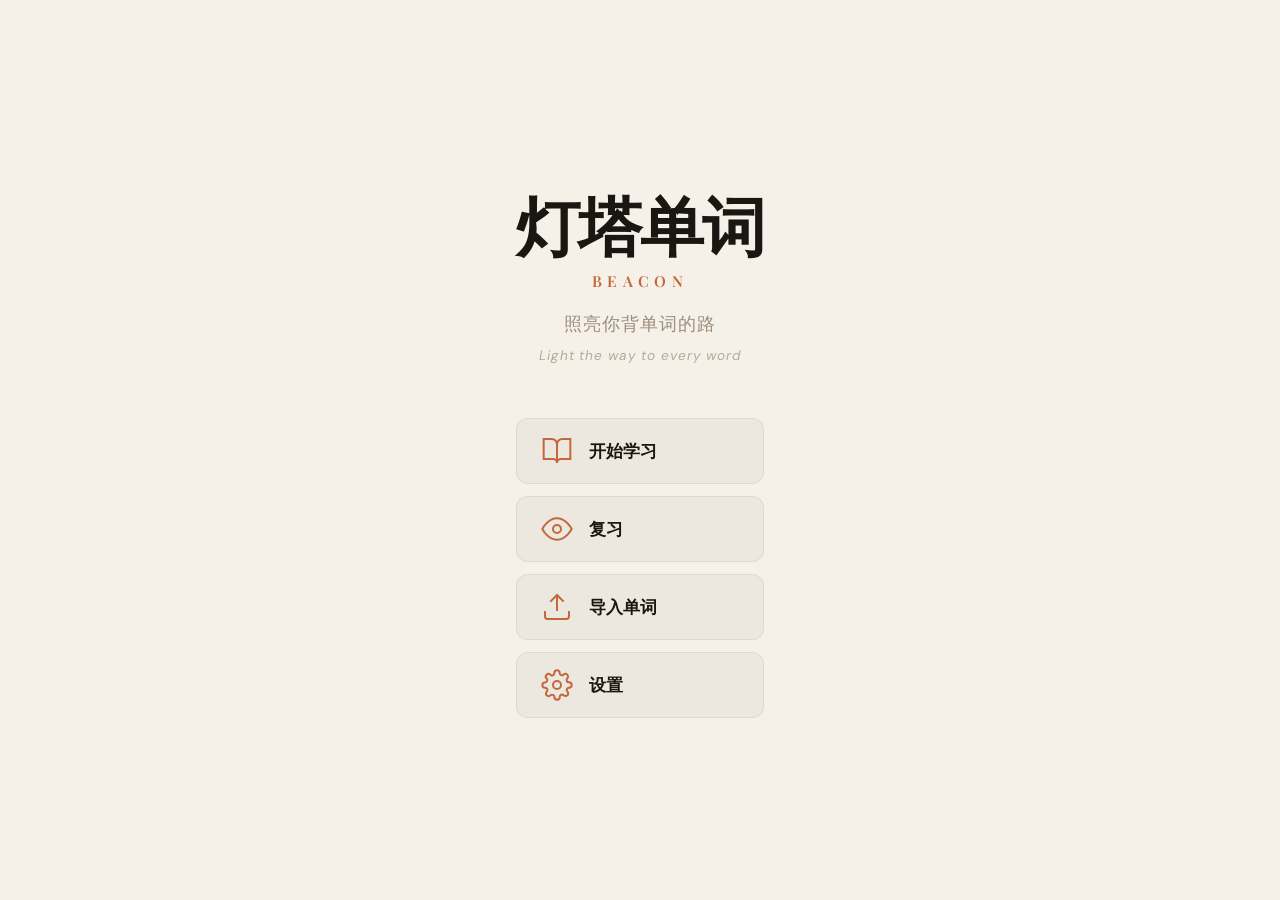
<file: index.html>
<!DOCTYPE html>
<html lang="zh-CN">
<head>
  <meta charset="UTF-8">
  <meta name="viewport" content="width=device-width, initial-scale=1.0">
  <title>灯塔单词 · Beacon</title>
  <meta http-equiv="refresh" content="0; url=./vocab-app/index.html">
  <link rel="canonical" href="./vocab-app/index.html">
  <script>location.replace('./vocab-app/index.html');</script>
</head>
<body>
  <p>正在进入 <a href="./vocab-app/index.html">灯塔单词</a>…</p>
</body>
</html>
</file>
<file: vocab-app/css/base.css>
/* ===== CSS Reset & Variables ===== */

:root {
  /* Anthropic-inspired warm editorial palette */
  --background: #F5F0E8;
  --surface: #EDE8DF;
  --surface-raised: #E5DFD4;
  --surface-overlay: #DDD6C8;
  --border: rgba(120, 100, 75, 0.12);
  --border-strong: rgba(120, 100, 75, 0.22);
  --border-hover: rgba(120, 100, 75, 0.35);

  --text-primary: #1A1612;
  --text-secondary: #6B5F4E;
  --text-tertiary: #9C8E7A;

  --accent: #C4673A;
  --accent-hover: #D4733F;
  --accent-muted: rgba(196, 103, 58, 0.1);
  --accent-secondary: #7B8F6B;

  --danger: #C44B3A;
  --danger-muted: rgba(196, 75, 58, 0.1);
  --success: #5B8C5A;
  --warning: #B8963A;

  --font-heading: 'Playfair Display', 'Georgia', serif;
  --font-body: 'DM Sans', system-ui, -apple-system, sans-serif;
  --font-phonetic: 'Segoe UI', 'Arial Unicode MS', 'Lucida Sans Unicode', 'Noto Sans', sans-serif;

  --radius-sm: 4px;
  --radius-md: 8px;
  --radius-lg: 12px;
  --radius-xl: 16px;

  --shadow-sm: 0 1px 2px rgba(26, 22, 18, 0.06);
  --shadow-md: 0 4px 12px rgba(26, 22, 18, 0.08);
  --shadow-lg: 0 8px 24px rgba(26, 22, 18, 0.12);

  --nav-height: 56px;
}

/* ===== Theme: 科幻科技感 (dark + neon) ===== */
[data-theme="scifi"] {
  --background: #0A0F1A;
  --surface: #121A2B;
  --surface-raised: #1A2438;
  --surface-overlay: #243047;
  --border: rgba(120, 170, 255, 0.14);
  --border-strong: rgba(120, 170, 255, 0.28);
  --border-hover: rgba(120, 170, 255, 0.48);

  --text-primary: #E6F0FF;
  --text-secondary: #9FB3D1;
  --text-tertiary: #6B80A3;

  --accent: #38BDF8;
  --accent-hover: #5CCBFA;
  --accent-muted: rgba(56, 189, 248, 0.14);
  --accent-secondary: #A78BFA;

  --danger: #F87171;
  --danger-muted: rgba(248, 113, 113, 0.16);
  --success: #34D399;
  --warning: #FBBF24;

  --font-heading: 'DM Sans', system-ui, sans-serif;

  --shadow-sm: 0 1px 2px rgba(0, 0, 0, 0.5);
  --shadow-md: 0 0 14px rgba(56, 189, 248, 0.20);
  --shadow-lg: 0 0 28px rgba(56, 189, 248, 0.28);
}

/* ===== Theme: 小清新 (light + mint) ===== */
[data-theme="fresh"] {
  --background: #F2F8F4;
  --surface: #FFFFFF;
  --surface-raised: #EAF3EE;
  --surface-overlay: #DCEBE2;
  --border: rgba(60, 130, 100, 0.14);
  --border-strong: rgba(60, 130, 100, 0.24);
  --border-hover: rgba(60, 130, 100, 0.42);

  --text-primary: #1C2B24;
  --text-secondary: #4F6B5D;
  --text-tertiary: #8AA295;

  --accent: #2BB673;
  --accent-hover: #34C97F;
  --accent-muted: rgba(43, 182, 115, 0.12);
  --accent-secondary: #3AA0C4;

  --danger: #E0594A;
  --danger-muted: rgba(224, 89, 74, 0.1);
  --success: #2BB673;
  --warning: #D6A52E;

  --shadow-sm: 0 1px 2px rgba(40, 80, 60, 0.06);
  --shadow-md: 0 4px 12px rgba(40, 80, 60, 0.1);
  --shadow-lg: 0 8px 24px rgba(40, 80, 60, 0.14);
}

/* ===== Reset ===== */
*, *::before, *::after {
  margin: 0;
  padding: 0;
  box-sizing: border-box;
}

html, body {
  height: 100%;
  overflow: hidden;
}

body {
  font-family: var(--font-body);
  font-size: 16px;
  line-height: 1.65;
  color: var(--text-primary);
  background: var(--background);
  -webkit-font-smoothing: antialiased;
  -moz-osx-font-smoothing: grayscale;
}

h1, h2, h3, h4 {
  font-family: var(--font-heading);
  letter-spacing: -0.02em;
  line-height: 1.3;
  color: var(--text-primary);
}

a {
  color: var(--accent);
  text-decoration: none;
}

a:hover {
  color: var(--accent-hover);
}

img {
  max-width: 100%;
}

/* ===== Utility Classes ===== */
.hidden {
  display: none !important;
}

/* ===== Scrollbar ===== */
::-webkit-scrollbar {
  width: 6px;
}

::-webkit-scrollbar-track {
  background: transparent;
}

::-webkit-scrollbar-thumb {
  background: var(--border-strong);
  border-radius: 3px;
}

::-webkit-scrollbar-thumb:hover {
  background: var(--text-tertiary);
}

/* ===== Selection ===== */
::selection {
  background: var(--accent-muted);
  color: var(--accent);
}

/* ===== Animations ===== */
@keyframes fadeIn {
  from { opacity: 0; transform: translateY(8px); }
  to { opacity: 1; transform: translateY(0); }
}

@keyframes cardEnter {
  from { opacity: 0; transform: translateY(20px) scale(0.98); }
  to { opacity: 1; transform: translateY(0) scale(1); }
}

@keyframes pulseRing {
  0% { box-shadow: 0 0 0 0 rgba(196, 103, 58, 0.4); }
  70% { box-shadow: 0 0 0 10px rgba(196, 103, 58, 0); }
  100% { box-shadow: 0 0 0 0 rgba(196, 103, 58, 0); }
}

@keyframes bounce {
  0%, 20%, 50%, 80%, 100% { transform: translateY(0); }
  40% { transform: translateY(-6px); }
  60% { transform: translateY(-3px); }
}
</file>
<file: vocab-app/css/theme.css>
/* ===== Theme & Shared Components ===== */

/* ===== App Container ===== */
#app {
  height: 100%;
  display: flex;
  flex-direction: column;
}

/* ===== Glass Button ===== */
.btn-glass {
  display: inline-flex;
  align-items: center;
  gap: 0.5rem;
  padding: 0.6rem 1.25rem;
  background: var(--accent);
  color: #fff;
  border: none;
  border-radius: var(--radius-md);
  font-family: var(--font-body);
  font-size: 0.9rem;
  font-weight: 600;
  cursor: pointer;
  transition: all 0.2s ease;
  white-space: nowrap;
}

.btn-glass:hover {
  background: var(--accent-hover);
  box-shadow: var(--shadow-md);
  transform: translateY(-1px);
}

.btn-glass:active {
  transform: translateY(0);
}

.btn-glass.secondary {
  background: var(--surface-raised);
  color: var(--text-primary);
  border: 1px solid var(--border-strong);
}

.btn-glass.secondary:hover {
  background: var(--surface-overlay);
  border-color: var(--border-hover);
}

.btn-glass.danger {
  background: var(--danger-muted);
  color: var(--danger);
  border: 1px solid transparent;
}

.btn-glass.danger:hover {
  background: var(--danger);
  color: #fff;
}

.btn-glass.small {
  padding: 0.4rem 0.85rem;
  font-size: 0.8rem;
}

.btn-glass:disabled {
  opacity: 0.5;
  cursor: not-allowed;
  transform: none;
}

/* ===== Glass Input ===== */
.input-glass {
  width: 100%;
  padding: 0.65rem 1rem;
  background: var(--surface);
  border: 1px solid var(--border);
  border-radius: var(--radius-md);
  color: var(--text-primary);
  font-family: var(--font-body);
  font-size: 0.9rem;
  outline: none;
  transition: border-color 0.2s ease, box-shadow 0.2s ease;
}

.input-glass:focus {
  border-color: var(--accent);
  box-shadow: 0 0 0 3px var(--accent-muted);
}

.input-glass::placeholder {
  color: var(--text-tertiary);
}

textarea.input-glass {
  min-height: 150px;
  resize: vertical;
  line-height: 1.6;
}

select.input-glass {
  cursor: pointer;
  appearance: auto;
}

/* ===== Toggle Group ===== */
.toggle-group {
  display: flex;
  background: var(--surface);
  border-radius: var(--radius-md);
  border: 1px solid var(--border);
  overflow: hidden;
}

.toggle-btn {
  padding: 0.4rem 0.85rem;
  background: transparent;
  border: none;
  color: var(--text-secondary);
  font-family: var(--font-body);
  font-size: 0.8rem;
  font-weight: 500;
  cursor: pointer;
  transition: all 0.2s ease;
}

.toggle-btn.active {
  background: var(--accent);
  color: #fff;
}

.toggle-btn:hover:not(.active) {
  background: var(--surface-raised);
  color: var(--text-primary);
}

/* ===== Start Screen ===== */
#start-screen {
  position: fixed;
  top: 0;
  left: 0;
  width: 100%;
  height: 100%;
  z-index: 100;
  display: none;
  flex-direction: column;
  align-items: center;
  justify-content: center;
  background: var(--background);
}

#start-screen.active {
  display: flex;
  animation: fadeIn 0.5s ease;
}

.start-content {
  text-align: center;
  padding: 2rem;
}

.start-title {
  font-size: clamp(2.5rem, 8vw, 4rem);
  font-weight: 800;
  letter-spacing: -0.03em;
  color: var(--text-primary);
  margin-bottom: 0.25rem;
}

.start-brand-en {
  font-family: var(--font-heading);
  font-size: 0.95rem;
  font-weight: 600;
  letter-spacing: 0.35em;
  text-transform: uppercase;
  color: var(--accent);
  margin-bottom: 1rem;
}

.start-subtitle {
  font-family: var(--font-body);
  font-size: 1.1rem;
  color: var(--text-tertiary);
  margin-bottom: 3rem;
  letter-spacing: 0.05em;
  line-height: 1.7;
}

.start-subtitle-en {
  font-size: 0.85rem;
  opacity: 0.7;
  font-style: italic;
}

.start-actions {
  display: flex;
  flex-direction: column;
  gap: 0.75rem;
  max-width: 320px;
  margin: 0 auto;
}

.start-btn {
  display: flex;
  align-items: center;
  gap: 1rem;
  padding: 1rem 1.5rem;
  background: var(--surface);
  border: 1px solid var(--border);
  border-radius: var(--radius-lg);
  color: var(--text-primary);
  font-family: var(--font-body);
  font-size: 1.05rem;
  font-weight: 600;
  cursor: pointer;
  transition: all 0.2s ease;
  text-align: left;
  width: 100%;
}

.start-btn:hover {
  transform: translateY(-2px);
  box-shadow: var(--shadow-md);
  border-color: var(--accent);
  background: var(--surface-raised);
}

.start-btn svg {
  flex-shrink: 0;
  color: var(--accent);
}

/* ===== Study Filter Dialog ===== */
.modal-overlay {
  position: fixed;
  top: 0;
  left: 0;
  width: 100%;
  height: 100%;
  background: rgba(26, 22, 18, 0.4);
  z-index: 200;
  display: none;
  align-items: center;
  justify-content: center;
  padding: 1rem;
}

.modal-overlay:not(.hidden) {
  display: flex;
  animation: fadeIn 0.2s ease;
}

.modal-content {
  background: var(--surface);
  border: 1px solid var(--border);
  border-radius: var(--radius-xl);
  padding: 2rem;
  max-width: 480px;
  width: 100%;
  box-shadow: var(--shadow-lg);
}

.modal-content h3 {
  font-size: 1.25rem;
  font-weight: 700;
  margin-bottom: 1.5rem;
  text-align: center;
}

.modal-content h4 {
  font-family: var(--font-body);
  font-size: 0.8rem;
  font-weight: 600;
  color: var(--text-tertiary);
  margin-bottom: 0.75rem;
  text-transform: uppercase;
  letter-spacing: 0.08em;
}

.filter-dialog .filter-options {
  margin-bottom: 1.5rem;
}

.filter-section {
  margin-bottom: 1rem;
}

.book-select-list {
  display: flex;
  flex-direction: column;
  gap: 0.5rem;
}

.book-select-item {
  display: flex;
  align-items: center;
  gap: 0.75rem;
  padding: 0.75rem 1rem;
  background: var(--background);
  border: 1px solid var(--border);
  border-radius: var(--radius-md);
  cursor: pointer;
  transition: all 0.2s ease;
}

.book-select-item:hover {
  border-color: var(--border-hover);
  background: var(--surface-raised);
}

.book-select-item.selected {
  border-color: var(--accent);
  background: var(--accent-muted);
}

.book-select-item input[type="radio"] {
  accent-color: var(--accent);
}

.book-select-item .book-name {
  flex: 1;
  font-size: 0.95rem;
}

.book-select-item .book-count {
  font-size: 0.8rem;
  color: var(--text-tertiary);
}

.filter-divider {
  text-align: center;
  color: var(--text-tertiary);
  font-size: 0.85rem;
  margin: 1rem 0;
  position: relative;
}

.filter-divider::before,
.filter-divider::after {
  content: '';
  position: absolute;
  top: 50%;
  width: 35%;
  height: 1px;
  background: var(--border);
}

.filter-divider::before { left: 0; }
.filter-divider::after { right: 0; }

.filter-presets {
  display: flex;
  flex-direction: column;
  gap: 0.5rem;
}

.filter-preset-btn {
  padding: 0.75rem 1rem;
  background: var(--background);
  border: 1px solid var(--border);
  border-radius: var(--radius-md);
  color: var(--text-primary);
  font-family: var(--font-body);
  font-size: 0.95rem;
  cursor: pointer;
  transition: all 0.2s ease;
  text-align: left;
}

.filter-preset-btn:hover {
  border-color: var(--border-hover);
  background: var(--surface-raised);
}

.filter-preset-btn.selected {
  border-color: var(--accent);
  background: var(--accent-muted);
}

.modal-actions {
  display: flex;
  gap: 0.75rem;
  justify-content: flex-end;
}

.modal-actions button {
  padding: 0.6rem 1.25rem;
  font-size: 0.9rem;
}

/* ===== Import Book Select ===== */
.import-book-select,
.preview-book-select {
  display: flex;
  align-items: center;
  gap: 0.75rem;
  margin: 1rem 0;
}

.import-book-select label,
.preview-book-select label {
  font-size: 0.9rem;
  color: var(--text-secondary);
  white-space: nowrap;
}

.import-book-select select,
.preview-book-select select {
  flex: 1;
  min-width: 150px;
}

/* ===== View Transitions ===== */
.view-section {
  flex: 1;
  overflow: hidden;
  display: none;
}

.view-section.active {
  display: flex;
  flex-direction: column;
  animation: fadeIn 0.3s ease;
}

/* ===== Part-of-speech tag (n. / v. / adj. ...) ===== */
.pos-tag {
  font-family: var(--font-body);
  font-style: italic;
  font-weight: 700;
  font-size: 1em; /* match the surrounding word / meaning text size */
  color: var(--accent-secondary);
  vertical-align: baseline;
  margin-right: 0.3em;
  white-space: nowrap;
}

/* ===== Settings Dialog ===== */
.settings-section {
  margin-bottom: 1.75rem;
}

.theme-options {
  display: flex;
  flex-direction: column;
  gap: 0.5rem;
}

.theme-option {
  padding: 0.75rem 1rem;
  background: var(--background);
  border: 1px solid var(--border);
  border-radius: var(--radius-md);
  color: var(--text-primary);
  font-family: var(--font-body);
  font-size: 0.95rem;
  cursor: pointer;
  transition: all 0.2s ease;
  text-align: left;
}

.theme-option:hover {
  border-color: var(--border-hover);
  background: var(--surface-raised);
}

.theme-option.active {
  border-color: var(--accent);
  background: var(--accent-muted);
  color: var(--accent);
  font-weight: 600;
}

.difficulty-slider {
  width: 100%;
  accent-color: var(--accent);
  cursor: pointer;
}

.difficulty-scale {
  display: flex;
  justify-content: space-between;
  margin-top: 0.4rem;
  font-size: 0.72rem;
  color: var(--text-tertiary);
}

.difficulty-desc {
  margin-top: 0.75rem;
  font-size: 0.85rem;
  color: var(--text-secondary);
  text-align: center;
}
</file>
<file: vocab-app/css/components.css>
/* ===== Navigation ===== */
.top-nav {
  position: fixed;
  top: 0;
  left: 0;
  right: 0;
  height: var(--nav-height);
  display: flex;
  align-items: center;
  justify-content: space-between;
  padding: 0 1.5rem;
  background: var(--surface);
  border-bottom: 1px solid var(--border);
  z-index: 50;
}

.nav-brand {
  display: flex;
  flex-direction: column;
  justify-content: center;
  line-height: 1.15;
}

.nav-brand-zh {
  font-family: var(--font-heading);
  font-size: 1.1rem;
  font-weight: 700;
  color: var(--text-primary);
  letter-spacing: -0.02em;
}

.nav-brand-sub {
  font-family: var(--font-body);
  font-size: 0.68rem;
  font-weight: 500;
  color: var(--text-tertiary);
  letter-spacing: 0.02em;
}

.nav-links {
  display: flex;
  align-items: center;
  gap: 0.25rem;
}

.nav-icon-btn {
  display: inline-flex;
  align-items: center;
  justify-content: center;
  width: 34px;
  height: 34px;
  background: none;
  border: none;
  color: var(--text-secondary);
  border-radius: var(--radius-md);
  cursor: pointer;
  transition: all 0.2s ease;
}

.nav-icon-btn:hover {
  color: var(--accent);
  background: var(--surface-raised);
}

@media (max-width: 560px) {
  .nav-brand-sub { display: none; }
}

.nav-link {
  background: none;
  border: none;
  color: var(--text-secondary);
  font-family: var(--font-body);
  font-size: 0.85rem;
  font-weight: 500;
  padding: 0.4rem 0.85rem;
  border-radius: var(--radius-md);
  cursor: pointer;
  transition: all 0.2s ease;
}

.nav-link:hover {
  color: var(--text-primary);
  background: var(--surface-raised);
}

.nav-link.active {
  color: var(--accent);
  background: var(--accent-muted);
}

/* ===== Toast ===== */
.toast-container {
  position: fixed;
  top: calc(var(--nav-height) + 1rem);
  right: 1rem;
  z-index: 1000;
  display: flex;
  flex-direction: column;
  gap: 0.5rem;
}

.toast {
  padding: 0.65rem 1.25rem;
  background: var(--surface-raised);
  border: 1px solid var(--border);
  border-radius: var(--radius-md);
  color: var(--text-primary);
  font-size: 0.85rem;
  box-shadow: var(--shadow-md);
  animation: fadeIn 0.3s ease;
  max-width: 320px;
}

.toast.warning {
  border-left: 3px solid var(--warning);
}

.toast.error {
  border-left: 3px solid var(--danger);
}

.toast.success {
  border-left: 3px solid var(--success);
}

/* ===== Confirm Modal ===== */
.confirm-overlay {
  position: fixed;
  top: 0;
  left: 0;
  width: 100%;
  height: 100%;
  background: rgba(26, 22, 18, 0.4);
  z-index: 300;
  display: flex;
  align-items: center;
  justify-content: center;
  padding: 1rem;
}

.confirm-box {
  background: var(--surface);
  border: 1px solid var(--border);
  border-radius: var(--radius-xl);
  padding: 2rem;
  max-width: 400px;
  width: 100%;
  box-shadow: var(--shadow-lg);
  text-align: center;
}

.confirm-box p {
  margin-bottom: 1.5rem;
  font-size: 0.95rem;
  line-height: 1.6;
}

.confirm-box .confirm-actions {
  display: flex;
  gap: 0.75rem;
  justify-content: center;
}

/* ===== Badge ===== */
.badge {
  display: inline-flex;
  align-items: center;
  padding: 0.15rem 0.5rem;
  background: var(--accent-muted);
  color: var(--accent);
  border-radius: 100px;
  font-size: 0.75rem;
  font-weight: 600;
}

/* ===== Empty State ===== */
.empty-state {
  display: flex;
  flex-direction: column;
  align-items: center;
  justify-content: center;
  padding: 3rem 1rem;
  color: var(--text-tertiary);
  text-align: center;
}

.empty-state p {
  font-size: 0.95rem;
}
</file>
<file: vocab-app/css/review.css>
/* ===== Review View ===== */
/* Target by id: the section is <section id="review-view" class="view-section">.
   Display is controlled by .view-section / .view-section.active, so we must not
   force display here or the view would always be visible. */
#review-view {
  flex: 1;
  overflow: hidden;
  flex-direction: column;
  padding-top: var(--nav-height);
}

/* ===== Review Header ===== */
.review-header {
  padding: 1.25rem 1.5rem;
  display: flex;
  align-items: center;
  justify-content: space-between;
  flex-wrap: wrap;
  gap: 1rem;
}

.review-header h2 {
  font-size: 1.35rem;
  font-weight: 700;
  color: var(--text-primary);
}

.review-header .header-controls {
  display: flex;
  align-items: center;
  gap: 1.5rem;
  flex-wrap: wrap;
}

/* When in book list view, hide controls via parent class */
#review-view.showing-books .review-header .header-controls {
  display: none;
}

.review-header .stats {
  display: flex;
  gap: 1.5rem;
  font-size: 0.85rem;
  color: var(--text-tertiary);
}

.review-header .stats strong {
  color: var(--text-primary);
  font-weight: 600;
}

/* ===== Word List ===== */
.word-list {
  flex: 1;
  overflow-y: auto;
  padding: 0.5rem 1.5rem 2rem;
  max-width: 900px;
  margin: 0 auto;
  width: 100%;
}

/* ===== Word Row ===== */
.word-row {
  display: grid;
  grid-template-columns: 24px minmax(110px, 1.3fr) minmax(140px, 1.5fr) minmax(120px, 1.6fr) auto;
  align-items: center;
  column-gap: 1rem;
  padding: 0.85rem 1.25rem;
  margin-bottom: 0.5rem;
  background: var(--surface);
  border-radius: var(--radius-lg);
  border: 1px solid var(--border);
  transition: all 0.2s ease;
  cursor: pointer;
  user-select: none;
}

.word-row:hover {
  background: var(--surface-raised);
  transform: translateX(4px);
  border-color: var(--border-hover);
}

.word-row:active {
  transform: translateX(2px);
}

.word-cell {
  font-size: 1.1rem;
  font-weight: 600;
  color: var(--text-primary);
  transition: filter 0.3s ease;
  min-width: 0;
}

.word-text {
  display: inline-block;
  word-break: break-word;
}

/* ===== Memory Progress Ring ===== */
.progress-ring {
  position: relative;
  display: inline-flex;
  align-items: center;
  justify-content: center;
  width: 24px;
  height: 24px;
  flex-shrink: 0;
}

.progress-ring .ring-bg {
  stroke: var(--border-strong);
}

.progress-ring .ring-fg {
  stroke: var(--accent);
  transition: stroke-dashoffset 0.4s ease;
}

.progress-ring.done .ring-fg {
  stroke: var(--success);
}

.progress-ring .ring-check {
  position: absolute;
  color: var(--success);
}

/* ===== Phonetic Cell ===== */
.phonetic-cell {
  text-align: left;
  color: var(--text-primary);
  font-size: 1.05rem;
  font-family: var(--font-phonetic);
  transition: filter 0.3s ease;
  min-width: 0;
}

.phonetic-inline {
  display: flex;
  flex-direction: column;
  align-items: flex-start;
  gap: 0.25rem;
}

/* Align the IPA values into a column: fixed-width 英/美 label */
.phonetic-tag .phonetic-region {
  display: inline-block;
  min-width: 1.4em;
  text-align: center;
}

.phonetic-tag {
  font-size: 1.1rem;
  font-weight: 700;
  color: var(--text-primary);
  font-family: var(--font-phonetic);
  display: inline-flex;
  align-items: center;
  gap: 0.4rem;
}

.phonetic-region {
  font-family: var(--font-sans, inherit);
  font-size: 0.8rem;
  font-weight: 700;
}

.phonetic-tag.uk {
  color: var(--accent);
}

.phonetic-tag.us {
  color: var(--accent-secondary);
}

.meaning-cell {
  text-align: left;
  color: var(--text-secondary);
  font-size: 1rem;
  font-weight: 700;
  transition: filter 0.3s ease;
  min-width: 0;
}

/* On narrow screens, fall back to a wrapping flex layout */
@media (max-width: 640px) {
  .word-row {
    display: flex;
    flex-wrap: wrap;
    align-items: center;
    column-gap: 0.6rem;
    row-gap: 0.35rem;
  }
  .word-cell { flex: 1 1 auto; }
  .phonetic-cell { flex: 1 1 100%; }
  .meaning-cell { flex: 1 1 100%; }
  .row-actions { flex: 0 0 auto; opacity: 1; }
}

.word-row .row-actions {
  display: flex;
  gap: 0.5rem;
  margin-left: 1rem;
  opacity: 0;
  transition: opacity 0.2s ease;
}

.word-row:hover .row-actions {
  opacity: 1;
}

.row-actions button {
  background: none;
  border: none;
  color: var(--text-tertiary);
  cursor: pointer;
  padding: 0.25rem;
  border-radius: var(--radius-sm);
  transition: all 0.2s ease;
  display: flex;
  align-items: center;
  justify-content: center;
}

.row-actions button:hover {
  color: var(--accent);
  background: var(--accent-muted);
}

/* ===== Mask Effects ===== */
.mask-english .word-cell,
.mask-english .phonetic-cell {
  filter: blur(8px);
  user-select: none;
  opacity: 0.2;
}

.mask-chinese .meaning-cell {
  filter: blur(8px);
  user-select: none;
  opacity: 0.2;
}

.mask-english .word-row:active .word-cell,
.mask-english .word-row:active .phonetic-cell,
.mask-chinese .word-row:active .meaning-cell {
  filter: none;
  opacity: 1;
}

/* ===== Review Empty State ===== */
.review-empty {
  flex: 1;
  display: flex;
  flex-direction: column;
  align-items: center;
  justify-content: center;
  padding: 3rem 1rem;
}

.review-empty h3 {
  font-size: 1.25rem;
  margin-bottom: 0.5rem;
}

.review-empty p {
  color: var(--text-tertiary);
  margin-bottom: 1.5rem;
}

/* ===== Search Bar ===== */
.review-search {
  padding: 0 1.5rem 1rem;
  max-width: 900px;
  margin: 0 auto;
  width: 100%;
}

/* When in book list view, hide search via parent class */
#review-view.showing-books .review-search {
  display: none;
}

.review-search .input-glass {
  max-width: 400px;
}

/* ===== Book List ===== */
.book-list {
  flex: 1;
  overflow-y: auto;
  padding: 0.5rem 1.5rem 2rem;
  max-width: 900px;
  margin: 0 auto;
  width: 100%;
}

.book-list-header {
  display: flex;
  justify-content: space-between;
  align-items: center;
  margin-bottom: 1rem;
}

.book-list-header h3 {
  font-family: var(--font-body);
  font-size: 0.85rem;
  font-weight: 600;
  color: var(--text-tertiary);
  text-transform: uppercase;
  letter-spacing: 0.08em;
}

.book-card {
  display: flex;
  justify-content: space-between;
  align-items: center;
  padding: 1.25rem;
  margin-bottom: 0.75rem;
  background: var(--surface);
  border: 1px solid var(--border);
  border-radius: var(--radius-lg);
  cursor: pointer;
  transition: all 0.2s ease;
}

.book-card:hover {
  transform: translateY(-2px);
  box-shadow: var(--shadow-md);
  border-color: var(--accent);
}

.book-card-info {
  flex: 1;
}

.book-card-name {
  font-size: 1.1rem;
  font-weight: 600;
  color: var(--text-primary);
  margin-bottom: 0.25rem;
}

.book-card-stats {
  font-size: 0.85rem;
  color: var(--text-tertiary);
}

.book-card-actions {
  display: flex;
  gap: 0.5rem;
}

.book-card-actions button {
  background: none;
  border: none;
  color: var(--text-tertiary);
  cursor: pointer;
  padding: 0.35rem;
  border-radius: var(--radius-sm);
  transition: all 0.2s ease;
  display: flex;
  align-items: center;
  justify-content: center;
}

.book-card-actions button:hover {
  color: var(--accent);
  background: var(--accent-muted);
}

.book-back-btn {
  background: none;
  border: none;
  color: var(--text-tertiary);
  cursor: pointer;
  display: flex;
  align-items: center;
  gap: 0.5rem;
  font-family: var(--font-body);
  font-size: 0.9rem;
  margin-bottom: 0.75rem;
  padding: 0.25rem 0;
  transition: color 0.2s ease;
}

.book-back-btn:hover {
  color: var(--accent);
}

.book-detail-header {
  display: flex;
  justify-content: space-between;
  align-items: center;
  margin-bottom: 1rem;
}

.book-detail-header h3 {
  font-size: 1.1rem;
  font-weight: 600;
}
</file>
<file: vocab-app/css/study.css>
/* ===== Study Mode Container ===== */
.study-view {
  height: 100%;
  width: 100%;
  position: relative;
  overflow: hidden;
}

/* ===== Card Stack ===== */
.card-stack {
  height: 100%;
  width: 100%;
  overflow-y: scroll;
  scroll-snap-type: y mandatory;
  scroll-behavior: smooth;
  scrollbar-width: none;
  -ms-overflow-style: none;
}

.card-stack::-webkit-scrollbar {
  display: none;
}

/* ===== Single Card ===== */
.word-card {
  height: 100vh;
  width: 100vw;
  scroll-snap-align: start;
  scroll-snap-stop: always;
  display: flex;
  flex-direction: column;
  justify-content: center;
  align-items: center;
  padding: 2rem;
  position: relative;
  animation: cardEnter 0.5s ease forwards;
  background: var(--background);
}

/* ===== Card Content ===== */
.card-content {
  background: var(--surface);
  border: 1px solid var(--border);
  border-radius: var(--radius-xl);
  padding: 2.5rem 2rem;
  max-width: 640px;
  width: 90%;
  box-shadow: var(--shadow-md);
  transition: transform 0.3s ease, box-shadow 0.3s ease;
  position: relative;
}

.word-card.active .card-content {
  transform: scale(1.01);
  box-shadow: var(--shadow-lg);
}

/* ===== Word Display ===== */
.word-display {
  font-family: var(--font-heading);
  font-size: clamp(2rem, 5vw, 3.5rem);
  font-weight: 800;
  letter-spacing: -0.02em;
  margin-bottom: 0.5rem;
  color: var(--text-primary);
  text-align: center;
  line-height: 1.2;
}

/* ===== Phonetic ===== */
.phonetic {
  font-size: 1.1rem;
  color: var(--text-tertiary);
  margin-bottom: 1.5rem;
  font-family: var(--font-phonetic);
  text-align: center;
}

.phonetic-label {
  font-family: var(--font-body);
  font-size: 0.7rem;
  font-weight: 600;
  text-transform: uppercase;
  letter-spacing: 0.05em;
  padding: 0.1rem 0.35rem;
  border-radius: 4px;
  margin-right: 0.15rem;
}

.phonetic-label.uk {
  color: var(--accent);
  background: var(--accent-muted);
}

.phonetic-label.us {
  color: var(--accent-secondary);
  background: rgba(123, 143, 107, 0.12);
}

.phonetic-value {
  font-family: var(--font-phonetic);
}

/* ===== Phonetic in Answer Area ===== */
.phonetic-inline-sm {
  display: flex;
  gap: 0.5rem;
  flex-wrap: wrap;
  margin-top: 0.5rem;
}

.phonetic-tag-sm {
  font-size: 0.75rem;
  font-weight: 400;
  font-family: var(--font-phonetic);
  opacity: 0.7;
}

.phonetic-tag-sm.uk {
  color: var(--accent);
}

.phonetic-tag-sm.us {
  color: var(--accent-secondary);
}

/* ===== Sentence Box ===== */
.sentence-box {
  background: var(--background);
  border-radius: var(--radius-lg);
  padding: 1.5rem;
  margin: 1rem 0;
  line-height: 1.8;
  font-size: 1.05rem;
  color: var(--text-secondary);
}

.sentence-box .highlight {
  background: var(--accent-muted);
  padding: 0.15rem 0.4rem;
  border-radius: 4px;
  font-weight: 600;
  color: var(--accent);
}

.sentence-box em {
  opacity: 0.5;
  font-style: italic;
}

/* ===== Meaning Text ===== */
.meaning-text {
  font-size: 1.2rem;
  color: var(--text-primary);
  margin-top: 1rem;
  padding-top: 1rem;
  border-top: 1px solid var(--border);
  text-align: center;
  transition: filter 0.3s ease;
}

.meaning-text.hidden {
  filter: blur(10px);
  user-select: none;
  opacity: 0.3;
}

/* Revealed English answer (汉译英) — show the word large like the en-to-cn card */
.meaning-text.answer-en .answer-word {
  display: block;
  font-family: var(--font-heading);
  font-size: clamp(1.8rem, 4.5vw, 3rem);
  font-weight: 800;
  letter-spacing: -0.02em;
  line-height: 1.2;
  color: var(--text-primary);
  margin-bottom: 0.5rem;
}

.meaning-text.answer-en .phonetic {
  margin-top: 0.25rem;
  margin-bottom: 0;
}

/* ===== Reveal Hint ===== */
.reveal-hint {
  display: none;
  align-items: center;
  justify-content: center;
  gap: 0.5rem;
  margin-top: 1rem;
  padding: 0.5rem;
  cursor: pointer;
  color: var(--text-tertiary);
  transition: color 0.2s ease;
}

.reveal-hint:hover {
  color: var(--accent);
}

.meaning-text.hidden ~ .reveal-hint {
  display: flex;
}

.meaning-text:not(.hidden) ~ .reveal-hint {
  display: none;
}

/* ===== Speak Button ===== */
.speak-btn {
  position: absolute;
  top: 1.5rem;
  right: 1.5rem;
  width: 44px;
  height: 44px;
  border-radius: 50%;
  background: var(--surface-raised);
  border: 1px solid var(--border);
  color: var(--text-secondary);
  cursor: pointer;
  display: flex;
  align-items: center;
  justify-content: center;
  transition: all 0.2s ease;
  z-index: 10;
}

.speak-btn:hover {
  background: var(--accent-muted);
  color: var(--accent);
  transform: scale(1.1);
}

.speak-btn.speaking {
  animation: pulseRing 1.5s ease infinite;
}

/* ===== Mode Indicator ===== */
.mode-indicator {
  position: fixed;
  top: calc(var(--nav-height) + 0.75rem);
  left: 50%;
  transform: translateX(-50%);
  display: flex;
  align-items: center;
  gap: 1rem;
  background: var(--surface);
  border: 1px solid var(--border);
  border-radius: 100px;
  padding: 0.4rem 1.25rem;
  font-size: 0.85rem;
  z-index: 50;
  box-shadow: var(--shadow-sm);
}

.mode-indicator .mode-label {
  font-weight: 600;
  color: var(--accent);
}

.mode-indicator .card-counter {
  color: var(--text-tertiary);
}

/* ===== Scroll Hint ===== */
.scroll-hint {
  position: absolute;
  bottom: 2rem;
  left: 50%;
  transform: translateX(-50%);
  animation: bounce 2s infinite;
  opacity: 0.4;
  display: flex;
  flex-direction: column;
  align-items: center;
  gap: 0.25rem;
  font-size: 0.75rem;
  color: var(--text-tertiary);
}

.scroll-hint svg {
  width: 24px;
  height: 24px;
}

/* ===== Study Controls ===== */
.study-controls {
  position: fixed;
  bottom: 2rem;
  right: 2rem;
  display: flex;
  flex-direction: column;
  gap: 0.75rem;
  z-index: 50;
}

.study-controls button {
  width: 48px;
  height: 48px;
  border-radius: 50%;
  background: var(--surface);
  border: 1px solid var(--border);
  color: var(--text-secondary);
  cursor: pointer;
  display: flex;
  align-items: center;
  justify-content: center;
  transition: all 0.2s ease;
}

.study-controls button:hover {
  background: var(--accent-muted);
  color: var(--accent);
  transform: scale(1.1);
}

/* ===== Study Empty State ===== */
.study-empty {
  height: 100%;
  display: flex;
  flex-direction: column;
  align-items: center;
  justify-content: center;
  text-align: center;
  padding: 2rem;
}

.study-empty h2 {
  font-size: 1.5rem;
  margin-bottom: 0.5rem;
}

.study-empty p {
  color: var(--text-tertiary);
  margin-bottom: 1.5rem;
}

/* ===== Study Complete Card ===== */
.study-complete-card {
  background: var(--background);
}

.complete-content {
  text-align: center;
  padding: 3rem 2rem !important;
}

.complete-icon {
  color: var(--accent);
  margin-bottom: 1.5rem;
  opacity: 0.8;
}

.complete-title {
  font-size: 1.75rem;
  font-weight: 700;
  margin-bottom: 0.5rem;
  color: var(--text-primary);
}

.complete-sub {
  font-family: var(--font-body);
  font-size: 1rem;
  color: var(--text-secondary);
  margin-bottom: 0.5rem;
  line-height: 1.6;
}

.complete-count {
  font-family: var(--font-body);
  font-size: 0.9rem;
  color: var(--text-tertiary);
  margin-bottom: 2rem;
}

.complete-count strong {
  color: var(--accent);
  font-weight: 700;
}

.complete-actions {
  display: flex;
  flex-direction: column;
  gap: 0.75rem;
  max-width: 280px;
  margin: 0 auto;
}

.complete-btn {
  width: 100%;
  justify-content: center;
  padding: 0.75rem 1.25rem;
  font-size: 0.95rem;
}

/* ===== Card enter animation (single-card flip) ===== */
.word-card.card-enter {
  animation: cardEnter 0.32s ease;
}

/* ===== "认识" Button ===== */
.card-actions {
  display: flex;
  justify-content: center;
  margin-top: 1rem;
}

.known-btn {
  display: inline-flex;
  align-items: center;
  gap: 0.5rem;
  padding: 0.6rem 1.6rem;
  background: var(--accent);
  color: #fff;
  border: none;
  border-radius: 100px;
  font-family: var(--font-body);
  font-size: 0.95rem;
  font-weight: 600;
  cursor: pointer;
  transition: all 0.2s ease;
  box-shadow: var(--shadow-sm);
}

.known-btn:hover:not(:disabled) {
  background: var(--accent-hover);
  transform: translateY(-1px);
  box-shadow: var(--shadow-md);
}

.known-btn.locked,
.known-btn:disabled {
  background: var(--surface-overlay);
  color: var(--text-tertiary);
  cursor: not-allowed;
  box-shadow: none;
}

/* ===== Mastered Feedback ===== */
.word-card.mastered .card-content {
  animation: pulseRing 0.8s ease;
}

.mastered-badge {
  position: absolute;
  top: 50%;
  left: 50%;
  transform: translate(-50%, -50%) scale(0.6);
  background: var(--success);
  color: #fff;
  font-family: var(--font-body);
  font-weight: 700;
  font-size: 1.25rem;
  padding: 0.6rem 1.6rem;
  border-radius: 100px;
  box-shadow: var(--shadow-lg);
  opacity: 0;
  animation: masteredPop 0.85s ease forwards;
  pointer-events: none;
  z-index: 20;
}

@keyframes masteredPop {
  0% { opacity: 0; transform: translate(-50%, -50%) scale(0.6); }
  30% { opacity: 1; transform: translate(-50%, -50%) scale(1.08); }
  70% { opacity: 1; transform: translate(-50%, -50%) scale(1); }
  100% { opacity: 0; transform: translate(-50%, -50%) scale(1); }
}
</file>
<file: vocab-app/css/import.css>
/* ===== Import View ===== */
/* Target by id: the section is <section id="import-view" class="view-section">.
   Display is controlled by .view-section / .view-section.active, so we must not
   force display here or the tabs would sit hidden under the fixed nav. */
#import-view {
  flex: 1;
  overflow: hidden;
  flex-direction: column;
  padding-top: var(--nav-height);
}

/* ===== Import Tabs ===== */
.import-tabs {
  display: flex;
  gap: 0.5rem;
  padding: 1.25rem 1.5rem 0;
  max-width: 800px;
  margin: 0 auto;
  width: 100%;
}

.import-tab {
  background: transparent;
  border: none;
  color: var(--text-tertiary);
  font-family: var(--font-body);
  padding: 0.6rem 1.25rem;
  border-radius: var(--radius-md) var(--radius-md) 0 0;
  cursor: pointer;
  font-size: 0.9rem;
  font-weight: 500;
  transition: all 0.2s ease;
  border-bottom: 2px solid transparent;
}

.import-tab.active {
  color: var(--accent);
  border-bottom-color: var(--accent);
}

.import-tab:hover:not(.active) {
  color: var(--text-primary);
}

/* ===== Import Content ===== */
.import-content {
  flex: 1;
  overflow-y: auto;
  padding: 1.5rem;
  max-width: 800px;
  margin: 0 auto;
  width: 100%;
}

.import-panel {
  display: none;
}

.import-panel.active {
  display: block;
  animation: fadeIn 0.3s ease;
}

/* ===== Example Source ===== */
.example-source-bar {
  display: flex;
  align-items: center;
  gap: 0.75rem;
  margin-bottom: 1rem;
}

.example-source-bar label {
  font-size: 0.9rem;
  color: var(--text-secondary);
  white-space: nowrap;
}

.example-source-bar select {
  flex: 1;
  max-width: 280px;
}

.llm-settings {
  display: flex;
  flex-direction: column;
  gap: 0.75rem;
  padding: 1rem 1.25rem;
  margin-bottom: 1.25rem;
  background: var(--surface);
  border: 1px solid var(--border);
  border-radius: var(--radius-lg);
  animation: fadeIn 0.3s ease;
}

.llm-field {
  display: flex;
  flex-direction: column;
  gap: 0.35rem;
}

.llm-field label {
  font-size: 0.8rem;
  color: var(--text-tertiary);
}

.llm-field textarea {
  min-height: 60px;
  resize: vertical;
}

.llm-actions {
  display: flex;
  align-items: center;
  gap: 0.75rem;
  flex-wrap: wrap;
}

.llm-hint {
  font-size: 0.75rem;
  color: var(--text-tertiary);
}

/* ===== Manual Import ===== */
.manual-import .format-hint {
  color: var(--text-secondary);
  font-size: 0.85rem;
  margin-bottom: 1rem;
  line-height: 1.6;
}

.manual-import .format-hint code {
  background: var(--surface-raised);
  padding: 0.1rem 0.4rem;
  border-radius: 4px;
  font-family: 'SF Mono', monospace;
  font-size: 0.8rem;
  color: var(--text-primary);
}

.manual-import textarea {
  margin-bottom: 1rem;
}

/* ===== OCR Import ===== */
.ocr-import .upload-area {
  border: 2px dashed var(--border-strong);
  border-radius: var(--radius-xl);
  padding: 3rem 2rem;
  text-align: center;
  cursor: pointer;
  transition: all 0.2s ease;
  margin-bottom: 1.5rem;
  background: var(--surface);
}

.ocr-import .upload-area:hover {
  border-color: var(--accent);
  background: var(--accent-muted);
}

.ocr-import .upload-area.dragover {
  border-color: var(--accent);
  background: var(--accent-muted);
}

.ocr-import .upload-area svg {
  width: 48px;
  height: 48px;
  margin-bottom: 1rem;
  color: var(--text-tertiary);
}

.ocr-import .upload-area p {
  color: var(--text-secondary);
  margin-bottom: 0.5rem;
}

.ocr-import .upload-area .upload-hint {
  font-size: 0.8rem;
  color: var(--text-tertiary);
}

/* ===== OCR Progress ===== */
.ocr-progress {
  margin-bottom: 1.5rem;
}

.ocr-progress .progress-status {
  display: flex;
  justify-content: space-between;
  margin-bottom: 0.5rem;
  font-size: 0.85rem;
  color: var(--text-secondary);
}

.progress-bar {
  height: 4px;
  background: var(--surface-raised);
  border-radius: 2px;
  overflow: hidden;
}

.progress-fill {
  height: 100%;
  background: var(--accent);
  border-radius: 2px;
  transition: width 0.3s ease;
}

/* ===== Image Preview ===== */
.image-preview {
  margin-bottom: 1.5rem;
  text-align: center;
}

.image-preview img {
  max-width: 100%;
  max-height: 300px;
  border-radius: var(--radius-md);
  border: 1px solid var(--border);
}

/* ===== Import Preview List ===== */
.import-preview {
  margin-top: 1.5rem;
}

.import-preview h4 {
  font-family: var(--font-body);
  font-size: 0.85rem;
  font-weight: 600;
  color: var(--text-tertiary);
  text-transform: uppercase;
  letter-spacing: 0.08em;
  margin-bottom: 1rem;
}

.preview-list {
  display: flex;
  flex-direction: column;
  gap: 0.5rem;
  margin-bottom: 1.5rem;
  max-height: 400px;
  overflow-y: auto;
}

.preview-item {
  display: flex;
  align-items: center;
  gap: 0.75rem;
  padding: 0.75rem 1rem;
  background: var(--surface);
  border-radius: var(--radius-md);
  border: 1px solid var(--border);
}

.preview-item input {
  background: var(--background);
  border: 1px solid var(--border);
  border-radius: var(--radius-sm);
  padding: 0.4rem 0.6rem;
  color: var(--text-primary);
  font-family: var(--font-body);
  font-size: 0.9rem;
  outline: none;
  transition: border-color 0.2s ease;
}

.preview-item input:focus {
  border-color: var(--accent);
}

.preview-item .preview-word {
  flex: 1;
}

.preview-item .preview-meaning {
  flex: 1;
}

.preview-item .preview-sentence {
  flex: 2;
  font-size: 0.85rem;
}

/* ===== Import Actions ===== */
.import-actions {
  display: flex;
  gap: 1rem;
  justify-content: flex-end;
  padding-top: 1rem;
  border-top: 1px solid var(--border);
}

/* ===== Data Management ===== */
.data-management {
  margin-top: 2rem;
  padding-top: 1.5rem;
  border-top: 1px solid var(--border);
}

.data-management h4 {
  font-family: var(--font-body);
  font-size: 0.85rem;
  font-weight: 600;
  color: var(--text-tertiary);
  text-transform: uppercase;
  letter-spacing: 0.08em;
  margin-bottom: 1rem;
}

.data-management .data-actions {
  display: flex;
  gap: 1rem;
  flex-wrap: wrap;
}

/* ===== Responsive ===== */
@media (max-width: 640px) {
  .preview-item {
    flex-direction: column;
    align-items: stretch;
  }

  .preview-item input {
    width: 100%;
  }

  .import-actions {
    flex-direction: column;
  }

  .import-actions .btn-glass {
    width: 100%;
  }
}
</file>
